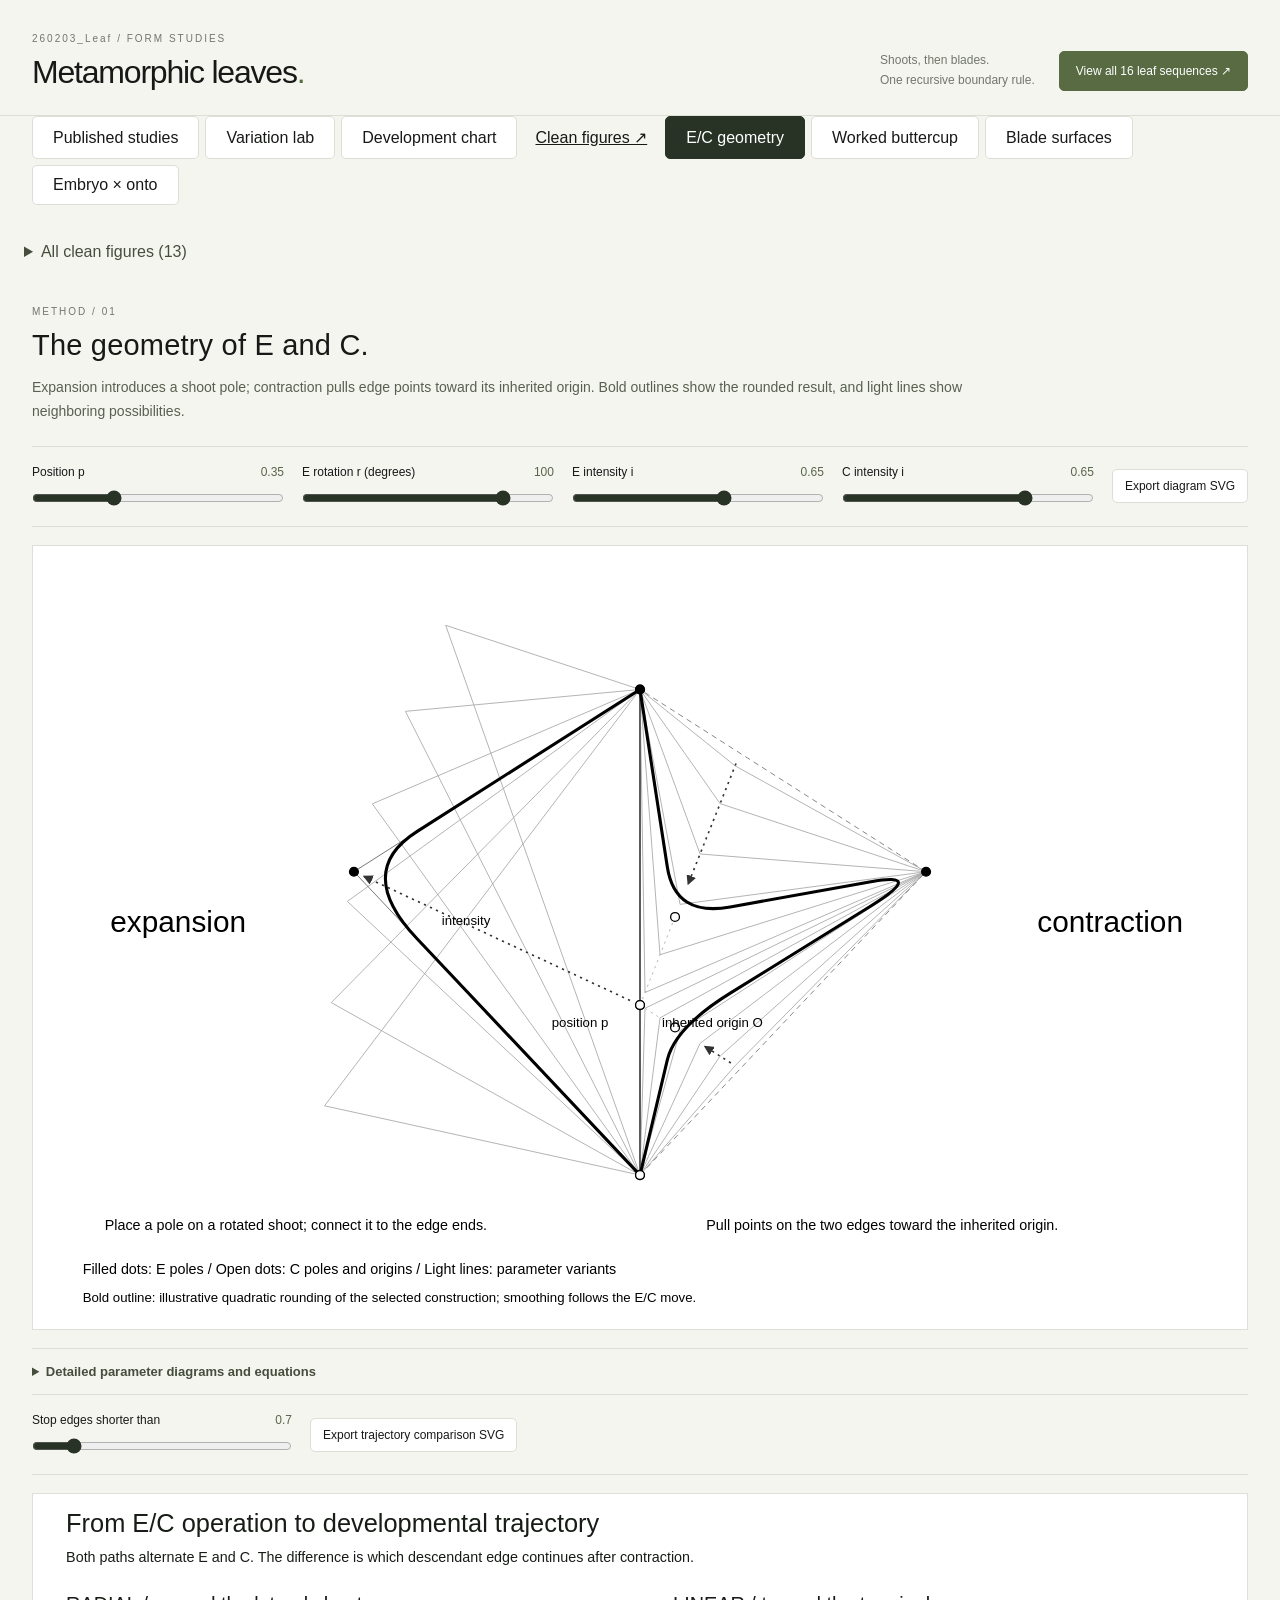
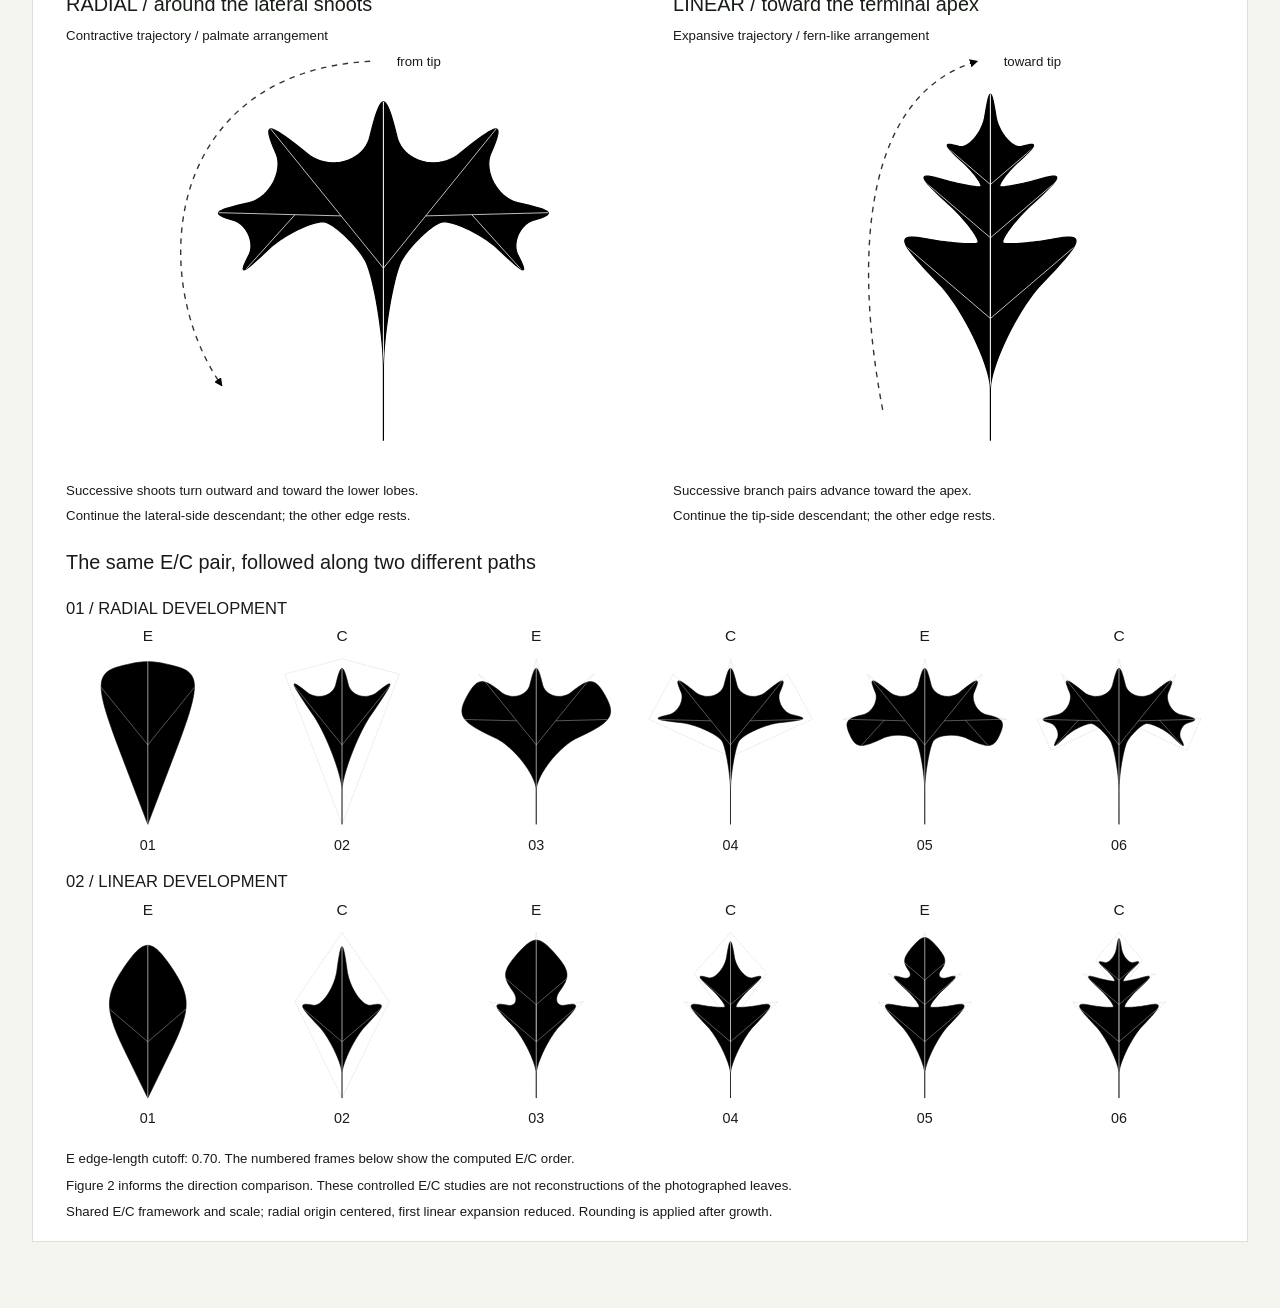
<file: index.html>
<!doctype html>
<html lang="en">
<head>
<meta charset="utf-8"><meta name="viewport" content="width=device-width, initial-scale=1">
<title>260203_Leaf</title><link rel="stylesheet" href="style.css?v=learning-1">
<style>.clean-figure-index{margin:12px 24px}.clean-figure-index summary{cursor:pointer;padding:10px 0}.clean-figure-index nav{display:flex;flex-wrap:wrap;gap:10px 24px;padding:12px 0}.clean-figure-index a{color:inherit}</style>
</head>
<body>
<header><div><span class="eyebrow">260203_Leaf / FORM STUDIES</span><h1>Metamorphic leaves<span>.</span></h1></div><div class="header-actions"><p>Shoots, then blades.<br>One recursive boundary rule.</p><button id="openAtlas" class="primary-button">View all 16 leaf sequences &#8599;</button></div></header>
<nav class="studio-tabs" role="tablist" aria-label="Leaf workspace"><button id="paperTab" role="tab" aria-selected="true" aria-controls="workspace">Published studies</button><button id="labTab" role="tab" tabindex="-1" aria-selected="false" aria-controls="workspace">Variation lab</button><button id="chartTab" role="tab" tabindex="-1" aria-selected="false" aria-controls="chartPanel">Development chart</button><a href="figures.html" target="_blank" rel="noopener" style="align-self:center;padding:12px;color:inherit;white-space:nowrap">Clean figures ↗</a></nav>
<details class="clean-figure-index"><summary>All clean figures (13)</summary><nav aria-label="Clean figures"><a href="figures.html?figure=ontology-clock" target="_blank" rel="noopener">Ontology / formative activities</a><a href="figures.html?figure=development-clock" target="_blank" rel="noopener">Ontology / developmental clock</a><a href="figures.html?figure=brady-generated" target="_blank" rel="noopener">Brady / generated sequences only</a><a href="figures.html?figure=brady-matrix" target="_blank" rel="noopener">Brady / 12-form developmental series</a><a href="figures.html?figure=ec" target="_blank" rel="noopener">E/C geometry</a><a href="figures.html?figure=trajectories" target="_blank" rel="noopener">Radial / linear trajectories</a><a href="figures.html?figure=blades" target="_blank" rel="noopener">Eight blade surfaces</a><a href="figures.html?figure=buttercup" target="_blank" rel="noopener">Worked Buttercup</a><a href="figures.html?figure=buttercup-filled" target="_blank" rel="noopener">Buttercup silhouettes</a><a href="figures.html?figure=red-oak-filled" target="_blank" rel="noopener">Red oak silhouettes</a><a href="figures.html?figure=published" target="_blank" rel="noopener">16 published sequences</a><a href="figures.html?figure=lab" target="_blank" rel="noopener">Variation lab sequences</a><a href="figures.html?figure=chart" target="_blank" rel="noopener">Development chart</a></nav></details>
<main id="workspace" role="tabpanel" aria-labelledby="paperTab">
<section class="study">
<div class="section-heading"><h2 id="catalogTitle">16 published studies</h2><span id="catalogCaption">Figure 7 / a&ndash;p</span></div>
<div id="presets" class="presets" aria-label="Starting forms"></div>
<section id="labTools" class="lab-tools" hidden><p>Eight controlled variations start from successful published recipes: Buttercup, Fig, Magnolia, Fern and White oak. Compare branch spread, blade fullness, stalk position and margin rounding. Each study names its source and exact parameter offsets; every development frame comes from the same E/C engine.</p><div class="lab-actions"><label for="labBase">Start from a study <select id="labBase"></select></label><button id="exploreNeighbors">Explore 9 nearby forms</button></div><p class="hint">The grid varies spread across columns and fullness across rows, using one scale. Select a candidate to continue its full sequence.</p><div id="candidateGrid" class="candidate-grid"></div></section>
<div class="section-heading sequence-heading"><h2>Development sequence</h2><span id="sequenceSummary" aria-live="polite"></span></div>
<p class="hint">Start at 01 / Expansion. Select any step to inspect it. All steps share the same scale.</p>
<section class="paper-reading"><strong id="paperReference"></strong><p id="paperObservation"></p><p id="paperRecipe"></p><details id="comparePaper"><summary>Compare with the paper</summary><div id="paperComparison"></div></details></section><div id="steps"></div><p id="stopReason" class="hint"></p>
<details class="method"><summary>How development works</summary>
<p><b>1 / Shoots.</b> E anchors a rotated vector on the current vein axis. C inserts a negative point on each flank and moves it toward the incoming origin. Radial or linear continuation selects which descendants keep developing; other edges rest. The first E position sets the initial branching origin along the stalk.</p>
<p><b>2 / Blades.</b> When an individual shoot edge reaches its depth or length limit, it starts blade recursion locally. Endpoint polarity determines which blade edges continue. Position and intensity vary by generation using the curves saved in the original Grasshopper files.</p>
<p><b>Boundary rounding.</b> Positive and negative poles have separate rational Bézier weights. These soften tips and indentations without changing recursion. The optional overlay shows continuing edges in green and resting edges in gray.</p>
<p>Parameters and rule variants were recovered from the supplied Grasshopper definitions. These saved files may differ from the publication revision. Source rules are retained, including their individual parameter limits and stem conditions; extreme edits can cross the boundary. Edits persist per leaf while the page stays open.</p></details>
</section>
<aside>
<section class="preview-panel"><div class="section-heading"><h2 id="previewTitle">Selected form</h2><span id="previewCode"></span></div><div id="preview"></div><p id="stepDirection" class="direction-readout"></p><p id="frontierSummary" class="hint"></p><div class="playback"><button id="previous" aria-label="Previous step">&#8592;</button><button id="play">Play sequence</button><button id="next" aria-label="Next step">&#8594;</button><button id="last">Final</button></div></section>
<section class="control-panel"><div class="section-heading"><h2>Shape controls</h2><button id="reset" class="text-button">Reset this leaf</button></div><p class="hint">Offsets from this form. Zero keeps its saved settings. Exact-rule edits establish a new starting point for these controls.</p><div id="macroControls"></div><details class="exact-controls"><summary>Development settings</summary><label class="select-label" for="trajectory">Shoot trajectory</label><select id="trajectory"><option value="base">Radial / around a shared origin</option><option value="tip">Linear / toward the apex</option></select><div id="stageControls"></div></details></section>
<section class="control-panel"><h2>Drawing</h2><div id="drawingControls"></div><label class="check"><input id="veins" type="checkbox" checked> White axis & branches</label><label class="check"><input id="points" type="checkbox"> Show polar control points</label><label class="check"><input id="frontier" type="checkbox"> Show active / dormant edges</label></section>
<section class="exports"><button id="exportPng">Export selected PNG</button><button id="exportSheet">Export steps PNG</button><button id="exportSvg">Export selected SVG</button><span id="exportStatus" role="status"></span></section>
</aside>
</main>
<section id="chartPanel" role="tabpanel" aria-labelledby="chartTab" hidden>
<div class="chart-heading"><div><span class="eyebrow">FIGURE 6 / DEVELOPMENT STUDIES</span><h2>Sixteen leaves, one complete figure.</h2><p>Read each row left to right. Original step numbers reveal skipped similar states. The Figure 6 order is followed, with Buttercup and White oak added below.</p></div><div class="chart-actions"><label for="chartCount">Frames per leaf <select id="chartCount"><option value="12">12</option><option value="16">16</option><option value="20">20</option></select></label><label for="chartZoom">Zoom <input id="chartZoom" type="range" min="60" max="180" step="10" value="100"><output id="chartZoomValue">100%</output></label><button id="chartExportSvg">Export figure SVG</button><button id="chartExportPng">Export figure PNG</button></div></div>
<p class="chart-note">E / C columns show genuine expansion and contraction steps. Short sequences develop additional branches and blades, so chart forms may diverge from the published studies. Number gaps indicate omitted cycles. Every row uses one fixed scale; a thin divider marks the blade phase.</p>
<p id="chartSummary" role="status"></p><span id="chartExportStatus" role="status"></span>
<div class="chart-viewport"><div id="chartFigure"></div></div>
</section>
<dialog id="atlas" aria-labelledby="atlasTitle">
<div class="atlas-header"><div><span class="eyebrow">METAMORPHIC LEAVES / COMPARATIVE ATLAS</span><h2 id="atlasTitle">Sixteen leaves. Every E/C cycle.</h2><p>Read each row left to right. Select a form to edit it. Your current leaf settings are included.</p></div><button id="closeAtlas" aria-label="Close leaf atlas">Close &#215;</button></div>
<div class="atlas-toolbar"><span><b>E</b> Expansion &nbsp; <b>C</b> Contraction &nbsp; <i class="stage-key"></i> Blades</span><label for="atlasZoom">Cell size <input id="atlasZoom" type="range" min="12" max="180" step="1" value="96"><output id="atlasZoomValue" for="atlasZoom">96px</output></label><button id="fitAtlas">Fit all columns</button><button id="exportAtlas">Export atlas SVG</button><span id="atlasStatus" role="status"></span></div>
<div id="atlasContent" class="atlas-content"></div>
</dialog>
<script type="module" src="app.mjs?v=node-tags-1"></script>
</body></html>
</file>
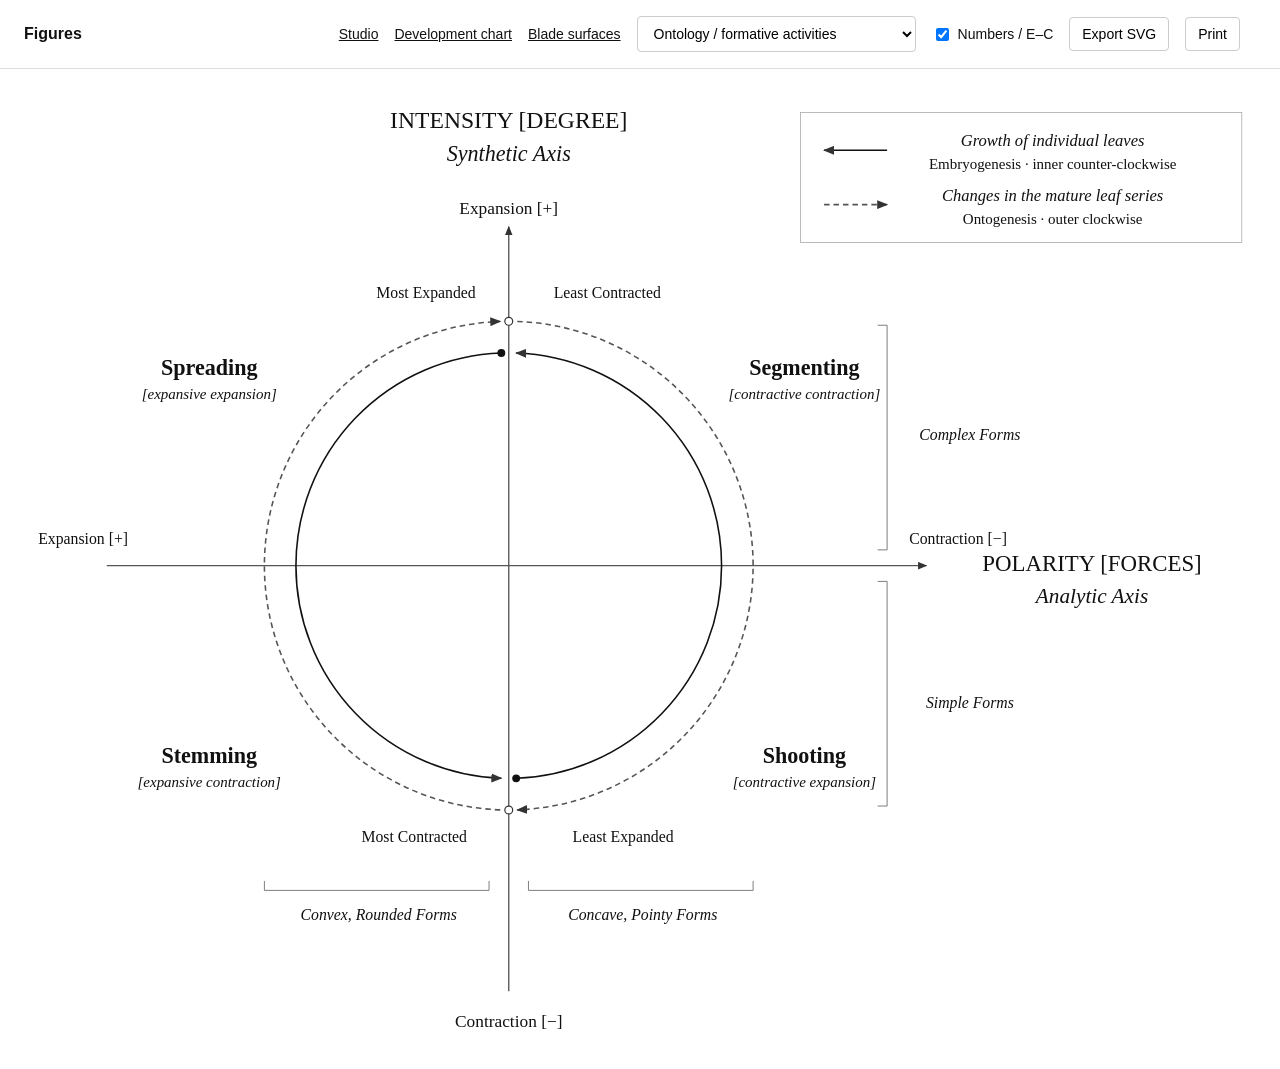
<file: figures.html>
<!doctype html>
<html lang="en"><head><meta charset="utf-8"><meta name="viewport" content="width=device-width,initial-scale=1"><title>260203_Leaf</title><style>
*{box-sizing:border-box}body{margin:0;background:#fff;color:#111;font:14px Arial,sans-serif}header{position:sticky;top:0;z-index:2;display:flex;gap:16px;align-items:center;flex-wrap:wrap;padding:16px 24px;background:#fff;border-bottom:1px solid #ddd}h1{font-size:16px;margin:0;margin-right:auto}a{color:inherit}select,button{font:inherit;background:white;border:1px solid #ccc;padding:8px 12px;border-radius:4px}label{display:flex;align-items:center;gap:6px}main{padding:24px;overflow:auto}main>svg{display:block;width:100%;height:auto;margin:auto;max-width:1600px}#status{font-size:12px;color:#666}@media print{header{display:none}main{padding:0}main>svg{max-width:none;width:100%}}
</style></head><body><header><h1>Figures</h1><a href="index.html">Studio</a><a href="figures.html?figure=chart">Development chart</a><a href="figures.html?figure=blades">Blade surfaces</a><select id="figure" aria-label="Figure"></select><label><input id="labels" type="checkbox" checked> Numbers / E–C</label><button id="export">Export SVG</button><button id="print">Print</button><span id="status" role="status"></span></header><main id="drawing" aria-label="Clean figure"></main><script type="module" src="figures.mjs?v=short-shoots-1"></script></body></html>
</file>
<file: style.css>
:root {
  font-family:Inter,"Segoe UI",sans-serif;
  color:#171917;
  background:#f5f5f0;
  font-synthesis:none;
  --line:#ddded5;
  --muted:#72766c;
  --accent:#586b43
}

* {
  box-sizing:border-box
}
body {
  margin:0
}
button,input,select {
  font:inherit
}
button,select {
  cursor:pointer
}
button {
  color:inherit;
  background:#fff;
  border:1px solid var(--line);
  border-radius:5px;
  padding:9px 12px
}
button:hover {
  border-color:#777f6d;
  background:#f7f8f3
}
button:focus-visible,select:focus-visible,input:focus-visible,summary:focus-visible {
  outline:2px solid var(--accent);
  outline-offset:3px
}
button:disabled {
  opacity:.4;
  cursor:default
}

header {
  padding:28px 32px 24px;
  display:flex;
  justify-content:space-between;
  align-items:end;
  border-bottom:1px solid var(--line)
}
.eyebrow {
  font-size:10px;
  letter-spacing:2px;
  color:var(--muted)
}
h1 {
  font-size:32px;
  letter-spacing:-1.2px;
  font-weight:500;
  margin:8px 0 0
}
h1 span {
  color:var(--accent)
}
header p {
  font-size:12px;
  line-height:1.65;
  color:var(--muted);
  margin:0
}
h2 {
  font-size:12px;
  letter-spacing:.2px;
  margin:0;
  font-weight:600
}
main {
  display:grid;
  grid-template-columns:minmax(0,1fr) 340px;
  gap:30px;
  padding:26px 32px;
  max-width:2000px;
  margin:auto
}
.study {
  min-width:0
}
.section-heading {
  display:flex;
  justify-content:space-between;
  align-items:center;
  gap:10px
}
.section-heading>span {
  font-size:10px;
  color:var(--muted)
}
.presets {
  display:grid;
  grid-template-columns:repeat(6,minmax(0,1fr));
  gap:8px;
  margin-top:14px
}
.preset {
  min-width:0;
  padding:4px 4px 10px;
  background:#fbfcf8;
  font-size:10px
}
.preset svg {
  display:block;
  width:100%;
  height:85px
}
.preset[aria-pressed=true] {
  border-color:var(--accent);
  box-shadow:0 0 0 1px var(--accent);
  background:#edf0e6
}
.sequence-heading {
  margin-top:30px
}
.hint {
  font-size:11px;
  line-height:1.65;
  color:var(--muted);
  margin:8px 0 18px
}
.stage-heading {
  display:flex;
  align-items:center;
  gap:12px;
  margin:24px 0 12px;
  font-size:10px;
  letter-spacing:1.2px;
  text-transform:uppercase;
  color:var(--muted)
}
.stage-heading:after {
  content:"";
  height:1px;
  background:var(--line);
  flex:1
}
.step-grid {
  display:grid;
  grid-template-columns:repeat(auto-fit,minmax(140px,1fr));
  gap:10px
}
.step {
  min-width:0;
  background:#fff;
  padding:0;
  overflow:hidden;
  text-align:left;
  border:1px solid var(--line);
  border-radius:4px
}
.step[aria-pressed=true] {
  border-color:var(--accent);
  box-shadow:0 0 0 1px var(--accent)
}
.step svg {
  width:100%;
  height:auto;
  aspect-ratio:1;
  display:block
}
.step-caption {
  border-top:1px solid #eeeee8;
  padding:9px;
  display:flex;
  justify-content:space-between;
  font-size:10px
}
.step-caption b {
  font-weight:500
}
.step-caption span {
  color:var(--muted);
  font-variant-numeric:tabular-nums
}
.method {
  border-top:1px solid var(--line);
  padding:15px 0;
  margin-top:25px;
  font-size:12px;
  line-height:1.8;
  color:var(--muted)
}
summary {
  cursor:pointer;
  color:#454d3c
}
.method p {
  max-width:780px
}
aside {
  min-width:0;
  display:flex;
  flex-direction:column;
  gap:14px
}
.preview-panel,.control-panel {
  background:#fff;
  border:1px solid var(--line);
  border-radius:6px;
  padding:16px
}
.preview-panel {
  position:sticky;
  top:12px;
  z-index:1;
  box-shadow:0 5px 20px #17191705
}
#preview {
  margin:8px -5px
}
#preview svg {
  display:block;
  width:100%;
  height:auto;
  max-height:310px
}
.playback {
  display:flex;
  gap:6px
}
.playback button {
  padding:7px 10px;
  font-size:11px
}
#play {
  flex:1
}
.text-button {
  border:0;
  padding:0;
  color:var(--muted);
  font-size:10px;
  background:transparent
}
.select-label {
  display:block;
  font-size:11px;
  margin:18px 0 7px
}
select {
  width:100%;
  border:1px solid var(--line);
  border-radius:4px;
  background:#fafbf7;
  padding:9px;
  font-size:12px;
  color:#333
}
.stage-control {
  border:0;
  padding:0;
  margin:20px 0 0;
  min-width:0
}
.stage-control legend {
  font-size:11px;
  font-weight:600;
  padding:0;
  width:100%;
  margin-bottom:6px
}
.stage-control legend span {
  font-size:10px;
  color:var(--muted);
  font-weight:400
}
.slider {
  display:block;
  margin-top:13px
}
.slider-heading {
  display:flex;
  justify-content:space-between;
  font-size:11px
}
.slider output {
  font-size:10px;
  font-variant-numeric:tabular-nums;
  color:var(--muted)
}
input[type=range] {
  width:100%;
  height:14px;
  margin:7px 0 0;
  accent-color:var(--accent);
  cursor:pointer
}
.check {
  display:flex;
  align-items:center;
  gap:7px;
  font-size:11px;
  margin-top:13px
}
.check input {
  accent-color:var(--accent)
}
.exports {
  display:grid;
  grid-template-columns:1fr 1fr;
  gap:8px
}
.exports button {
  font-size:10px
}
#exportSvg {
  grid-column:1/-1
}
#exportStatus {
  grid-column:1/-1;
  font-size:11px;
  color:var(--muted)
}
.advanced {
  margin-top:10px
}
.advanced summary {
  font-size:10px
}
.stage-note {
  font-size:10px;
  color:var(--muted);
  line-height:1.5;
  margin:4px 0
}
.control-panel>h2 {
  margin-bottom:3px
}

@media(min-width:1500px) {
  .step-grid {
  grid-template-columns:repeat(6,minmax(0,1fr))
}
.step svg {
  max-height:230px
}
.preset svg {
  height:105px
}

}

@media(max-width:1050px) {
  main {
  grid-template-columns:minmax(0,1fr) 300px;
  gap:18px;
  padding:20px
}
.presets {
  grid-template-columns:repeat(3,1fr)
}
.step-grid {
  grid-template-columns:repeat(2,minmax(0,1fr))
}
header {
  padding:22px 20px
}
h1 {
  font-size:28px
}
.preview-panel {
  position:static
}

}

@media(max-width:700px) {
  header p {
  display:none
}
main {
  display:flex;
  flex-direction:column;
  padding:16px
}
.study {
  display:contents
}
aside {
  order:1
}
.presets {
  order:0;
  grid-template-columns:repeat(3,1fr);
  margin-top:0
}
.study>.section-heading:first-child {
  order:0
}
.sequence-heading {
  order:2
}
.study>.hint {
  order:3;
  margin:0
}
.study>#steps {
  order:4
}
.study>#stopReason {
  order:5
}
.method {
  order:6
}
.step-grid {
  grid-template-columns:repeat(3,minmax(0,1fr))
}
.step-caption {
  padding:6px;
  font-size:9px
}
#preview svg {
  height:280px
}
.presets .preset svg {
  height:65px
}

}


@media(min-width:701px) and (max-width:1050px) {
  .step-grid {
  grid-template-columns:repeat(3,minmax(0,1fr))
}

}

/* Paired polar controls and comparison atlas. */
.header-actions {display:flex;align-items:center;gap:24px}
.primary-button {background:#586b43;color:white;border-color:#586b43;font-size:12px;padding:12px 16px}
.primary-button:hover {background:#465536;color:white}
.presets {grid-template-columns:repeat(8,minmax(0,1fr))}
.preset svg {height:75px}
.preset>span {display:block;font-size:10px;line-height:1.35;min-height:26px}
.operation-pair {display:grid;grid-template-columns:1fr 1fr;gap:18px;margin-top:17px}
.operation-control {border:0;padding:0;margin:0;min-width:0}
.operation-control+fieldset {border-left:1px solid var(--line);padding-left:16px}
.operation-control legend {font-size:10px;color:var(--accent);font-weight:600}
.operation-control .slider {margin-top:12px}
.operation-control .slider-heading {font-size:10px;gap:4px}
.operation-control output {font-size:9px}
.stage-control {margin-top:25px;padding-top:16px;border-top:1px solid var(--line)}
.stage-control>legend {padding-top:15px}
.empty-preview {min-height:250px;display:grid;place-items:center;text-align:center;padding:24px;font-size:12px;color:var(--muted)}
.empty-thumb {height:75px;display:grid!important;place-items:center}
#atlas {width:calc(100vw - 32px);height:calc(100vh - 32px);max-width:none;max-height:none;border:1px solid var(--line);border-radius:8px;padding:0;background:#fafbf7;color:#171917}
#atlas[open] {display:flex;flex-direction:column}
#atlas::backdrop {background:#1a2119a6}
.atlas-header {display:flex;justify-content:space-between;align-items:start;gap:20px;padding:22px 24px 16px;border-bottom:1px solid var(--line)}
#atlasTitle {font-size:24px;font-weight:500;margin-top:8px;letter-spacing:-.5px}
.atlas-header p {font-size:11px;color:var(--muted);margin:8px 0 0}
#closeAtlas {font-size:11px}
.atlas-toolbar {display:flex;align-items:center;gap:22px;padding:12px 24px;font-size:10px;flex-wrap:wrap}
.atlas-toolbar label {display:flex;align-items:center;gap:10px}
.atlas-toolbar input {width:110px;margin:0}
.atlas-toolbar button {font-size:10px;margin-left:auto}
.stage-key {display:inline-block;height:12px;width:3px;background:var(--accent);vertical-align:middle;margin-right:3px}
.atlas-content {--atlas-cell:96px;overflow:auto;flex:1;min-height:0;background:white;border-top:1px solid var(--line);scrollbar-gutter:stable}
.atlas-table {border-spacing:0;border-collapse:separate;table-layout:fixed;font-size:10px}
.atlas-table caption {text-align:left;font-size:10px;padding:10px 12px;color:var(--muted);caption-side:bottom}
.atlas-table th,.atlas-table td {padding:0;min-width:var(--atlas-cell);width:var(--atlas-cell);border-bottom:1px solid var(--line);border-right:1px solid #f1f2ec;background:white}
.atlas-table thead th {position:sticky;top:0;z-index:2;background:#f2f4ec;height:38px;font-weight:500;text-align:center}
.atlas-table thead th b {margin-right:7px;color:var(--accent)}
.atlas-table thead th span {color:var(--muted);font-size:9px}
.atlas-table .row-name {position:sticky;left:0;z-index:1;min-width:150px;width:150px;max-width:150px;background:#f8f9f3;border-right:1px solid var(--line);text-align:left}
.atlas-table thead .row-name {z-index:3;padding:12px}
.atlas-table button {border:0;background:transparent;border-radius:0;padding:0;width:100%;text-align:inherit}
.atlas-table button:hover {background:#edf0e6;box-shadow:inset 0 0 0 1px var(--accent)}
.atlas-table .row-name button {padding:12px;font-size:12px;font-weight:500;line-height:1.5}
.row-letter {display:block;color:var(--accent);font-size:10px;margin-bottom:4px}
.row-name small {display:block;color:var(--muted);font-size:9px;font-weight:400}
.edit-link {display:block;font-size:9px;color:var(--accent);margin-top:8px;font-weight:400}
.row-stop {display:block;font-size:8px;font-weight:400;color:var(--muted);padding:0 12px 10px}
.atlas-table svg {display:block;width:var(--atlas-cell);height:var(--atlas-cell)}
.atlas-step-label {display:flex;justify-content:space-between;padding:5px 7px;color:#686e60;font-size:9px;border-top:1px solid #f6f6f1}
.atlas-step-label small {font-size:8px}
.atlas-table .stage-break {border-left:3px solid var(--accent)}
.atlas-table .no-step {text-align:center;color:#d9dcd3;background:#fcfcfa}
.atlas-table .atlas-final {position:sticky;right:0;z-index:1;border-left:1px solid var(--line);background:#f8f9f3}
.atlas-table thead .atlas-final {z-index:3;background:#e8eddf}
@media(max-width:1250px) {.presets {grid-template-columns:repeat(4,minmax(0,1fr))}.header-actions p {display:none}}
@media(max-width:700px) {.header-actions {gap:0}.primary-button {font-size:10px;max-width:135px;padding:8px}.presets {grid-template-columns:repeat(4,minmax(0,1fr))}.preset svg {height:60px}.preset>span {font-size:9px}h1 {font-size:23px}#atlas {width:100vw;height:100dvh;border:0;border-radius:0}.atlas-header {padding:14px}#atlasTitle {font-size:19px}.atlas-toolbar {padding:10px 14px;gap:12px}.atlas-table .row-name {min-width:110px;width:110px;max-width:110px}.atlas-table .atlas-final {position:static}}
.atlas-toolbar #fitAtlas {margin-left:0}
.compact-atlas .atlas-step-label {display:none}
.compact-atlas .atlas-table thead th b {display:none}
.compact-atlas .atlas-table thead th span {font-size:8px}
.compact-atlas .atlas-table td {vertical-align:middle}
.compact-atlas .row-name button {padding:6px 10px;font-size:10px;line-height:1.2}
.compact-atlas .row-letter {display:inline;margin:0 6px 0 0;font-size:9px}
.compact-atlas .row-name small,.compact-atlas .edit-link,.compact-atlas .row-stop {display:none}
.paper-reading {border-left:2px solid var(--accent);padding:9px 13px;margin:12px 0 20px;background:#eef1e7;color:#535c48;font-size:11px;line-height:1.55}
.paper-reading strong {font-size:10px;font-weight:600;text-transform:uppercase;letter-spacing:.7px}
.paper-reading p {margin:5px 0 0}
.direction-readout {font-size:10px;color:var(--accent);margin:0 0 10px;text-align:center;font-variant-numeric:tabular-nums}
.phase-key {font-size:9px;color:var(--muted);line-height:1.4;margin:0 0 7px}
#frontierSummary {text-align:center;margin:0 0 12px;font-size:10px}
.reference-pair {display:grid;grid-template-columns:1fr 1fr;gap:12px;margin-top:12px}
.reference-pair figure {margin:0;background:white;padding:8px;text-align:center}
.reference-pair img,.reference-pair svg {width:100%;height:180px;object-fit:contain}
.reference-pair figcaption {font-size:10px;margin-top:5px}
.reference-series {overflow-x:auto;background:white;padding:10px}
.reference-series img {width:100%;min-width:650px;display:block}
#comparePaper {margin-top:10px}
@media(max-width:700px){.paper-reading {order:3}}
/* Numeric schedules remain secondary to the main form controls. */
.schedule-table {width:100%;border-collapse:collapse;font-size:11px;font-variant-numeric:tabular-nums;margin:10px 0}
.schedule-table th,.schedule-table td {text-align:right;padding:4px;border-bottom:1px solid #ddd}
.schedule-table th:first-child,.schedule-table td:first-child {text-align:left}
.studio-tabs {display:flex;gap:6px;padding:0 32px 16px;max-width:1800px;margin:auto}
.studio-tabs {flex-wrap:wrap}
.studio-tabs button {padding:10px 20px;border:1px solid var(--line);background:white}
.studio-tabs [aria-selected="true"] {background:#283326;color:white;border-color:#283326}
.lab-tools {margin:22px 0;padding:18px;background:#edf0e7;border:1px solid var(--line);border-radius:10px}
.lab-tools[hidden],[hidden] {display:none!important}
.lab-tools p {font-size:12px;line-height:1.6}
.lab-actions {display:flex;align-items:end;gap:16px;flex-wrap:wrap}
.lab-actions label {font-size:12px;flex:1;min-width:180px}
.lab-actions select {display:block;width:100%;margin-top:6px;padding:9px}
.lab-actions button {padding:12px;background:#283326;color:white}
.candidate-grid {display:grid;grid-template-columns:repeat(3,minmax(0,1fr));gap:10px;margin-top:12px}
.candidate {background:white;padding:8px;text-align:left;border:1px solid #ccd2c7;min-width:0}
.candidate svg {width:100%;height:auto;display:block}
.candidate b,.candidate small {display:block;font-size:11px;margin-top:5px}
.candidate small {color:var(--muted)}
.exact-controls {margin-top:22px;border-top:1px solid var(--line);padding-top:14px}
.exact-controls summary {cursor:pointer;font-size:12px;font-weight:600;margin-bottom:14px}
@media(max-width:700px){.studio-tabs{padding:0 16px 14px}.studio-tabs button{padding:10px 12px}.candidate-grid{gap:4px}.candidate b{font-size:9px}}
#chartPanel {padding:12px 32px 36px;max-width:1800px;margin:auto}
.chart-heading {display:flex;justify-content:space-between;align-items:center;gap:24px;flex-wrap:wrap}
.chart-heading h2 {font-size:25px;margin:10px 0}
.chart-heading p,.chart-note,#chartSummary {font-size:12px;line-height:1.6;color:#62685c;max-width:950px}
.chart-actions {display:flex;align-items:center;gap:12px;flex-wrap:wrap}
.chart-actions label {display:flex;align-items:center;gap:8px;font-size:12px}
.chart-actions select {padding:7px}.chart-actions input {width:90px}
.chart-actions button {font-size:12px}
.chart-viewport {overflow:auto;background:#e9ebe4;border:1px solid var(--line);padding:18px;margin-top:16px}
#chartFigure {width:100%;margin:0 auto;background:white}
.development-figure {display:block;width:100%;height:auto}
@media(max-width:700px){#chartPanel{padding:8px 12px 24px}.studio-tabs{flex-wrap:wrap}.chart-viewport{padding:4px}.chart-heading h2{font-size:21px}}

/* Explanatory plates use the engine's geometry, with a quiet monochrome drawing style. */
.lesson {max-width:1480px;margin:auto;padding:18px 32px 48px}
.lesson-heading h2 {font-size:29px;font-weight:500;margin:10px 0}
.lesson-heading p {max-width:970px;font-size:14px;line-height:1.7;color:#58604f;margin-bottom:22px}
.lesson-controls {display:flex;align-items:center;flex-wrap:wrap;gap:18px;padding:18px 0;border-top:1px solid var(--line);border-bottom:1px solid var(--line);margin-bottom:18px}
.lesson-controls label,.lesson-controls button {font-size:12px}
.lesson-controls select {padding:7px;margin-left:5px;max-width:220px}
.lesson-controls .check {margin:0}
.diagram-export-status {font-size:11px;color:#58604f}
.diagram-export-status:empty {display:none}
.lesson-range {display:block;min-width:175px;flex:1;max-width:260px;font-size:12px}
.lesson-range>span {display:flex;justify-content:space-between;gap:16px}
.lesson-range output {font-variant-numeric:tabular-nums;color:#59654b}
.lesson-range input {width:100%;margin:12px 0 0;accent-color:#283326}
.lesson-plot {overflow:auto;border:1px solid #dedfd8;background:white;margin:18px 0}
.lesson-plot>svg {display:block;width:100%;height:auto;min-width:780px}
.lesson-notes {display:grid;grid-template-columns:repeat(3,1fr);gap:30px;margin:26px 0}
.lesson-notes h3 {font-size:15px;font-weight:600}
.lesson-notes p,.lesson-details p,.lesson-caption {font-size:13px;line-height:1.7;color:#57604e}
.lesson-caption a {color:#344e2f;text-underline-offset:3px}
.lesson-details {padding:15px 0;border-top:1px solid var(--line);font-size:13px}
.lesson-details summary {cursor:pointer;font-weight:600}
.lesson-details .schedule-table {max-width:850px}
.worked-inspector {display:grid;grid-template-columns:minmax(250px,420px) minmax(300px,1fr);gap:40px;align-items:center;margin:35px 0}
#workedDetail {border:1px solid var(--line);background:white}
#workedDetail svg {display:block;width:100%;height:auto}
#workedReadout {font-size:14px;line-height:1.8;max-width:600px}
.worked-inspector .lesson-range {max-width:100%;margin-top:22px}
button:focus-visible,a:focus-visible,select:focus-visible,input:focus-visible {outline:2px solid #648443;outline-offset:3px}
@media(max-width:750px){.lesson{padding:12px 16px 30px}.lesson-heading h2{font-size:23px}.lesson-notes,.worked-inspector{grid-template-columns:1fr;gap:16px}.lesson-controls{gap:14px}.lesson-range{min-width:140px}.studio-tabs button{flex:1;white-space:nowrap}.lesson-plot>svg{min-width:760px}.lesson-controls select{max-width:200px}}
</file>
